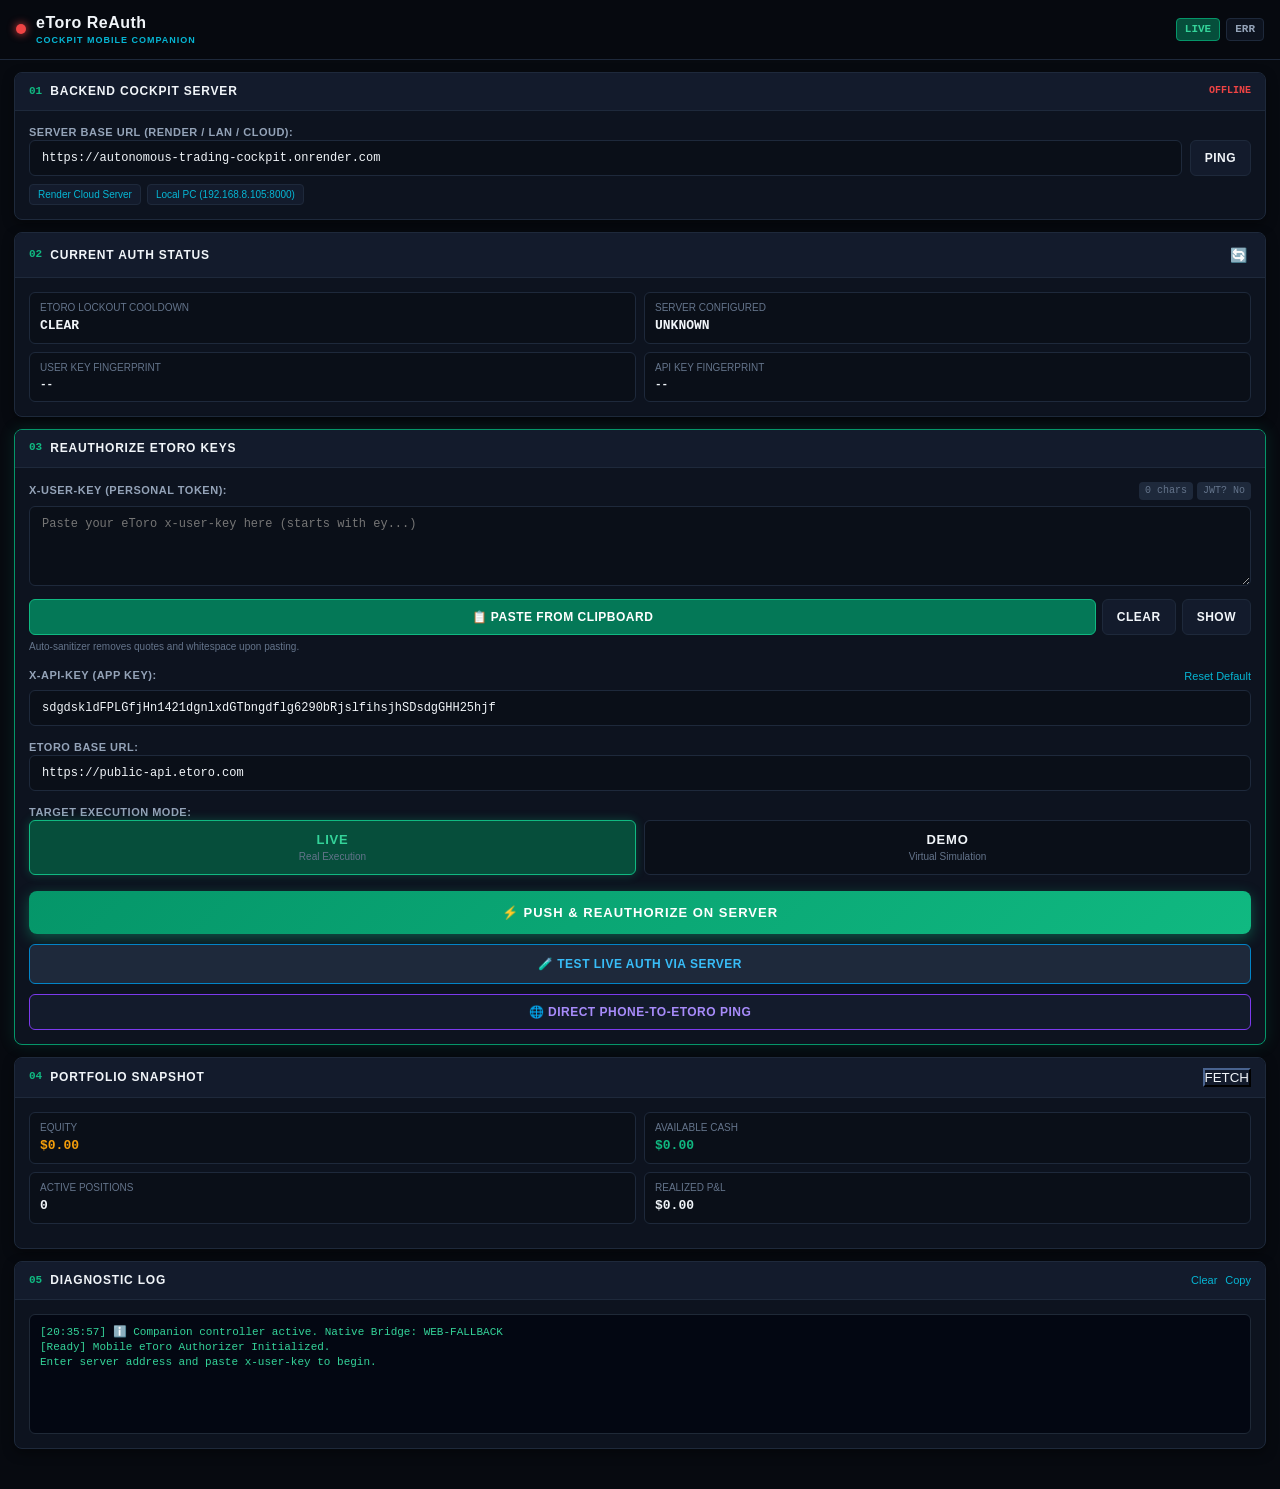
<file: etoro_auth_app/assets/index.html>
<!DOCTYPE html>
<html lang="en">
<head>
  <meta charset="UTF-8">
  <meta name="viewport" content="width=device-width, initial-scale=1.0, maximum-scale=1.0, user-scalable=no">
  <title>eToro ReAuth Mobile</title>
  <link rel="stylesheet" href="style.css">
</head>
<body>
  <!-- Header Bar -->
  <header class="top-nav">
    <div class="brand">
      <span class="pulse-dot" id="serverPulse"></span>
      <div class="brand-text">
        <h1>eToro ReAuth</h1>
        <span class="sub">COCKPIT MOBILE COMPANION</span>
      </div>
    </div>
    <div class="header-status">
      <span class="badge badge-mode" id="headerModeBadge">LIVE</span>
      <span class="badge badge-ping" id="headerPingBadge">-- ms</span>
    </div>
  </header>

  <main class="content-scroll">
    <!-- CARD 1: BACKEND SERVER CONFIG -->
    <section class="card">
      <div class="card-header">
        <span class="num">01</span>
        <h2>BACKEND COCKPIT SERVER</h2>
        <span class="status-indicator" id="backendStatusTag">DISCONNECTED</span>
      </div>
      <div class="card-body">
        <label class="input-label" for="backendUrlInput">Server Base URL (Render / LAN / Cloud):</label>
        <div class="input-group">
          <input type="url" id="backendUrlInput" value="https://autonomous-trading-cockpit.onrender.com" placeholder="https://autonomous-trading-cockpit.onrender.com" spellcheck="false" autocomplete="off">
          <button type="button" class="btn btn-secondary" id="btnTestBackend">PING</button>
        </div>
        <div class="preset-links">
          <button type="button" class="chip" id="presetRender">Render Cloud Server</button>
          <button type="button" class="chip" id="presetLocalHost">Local PC (192.168.8.105:8000)</button>
        </div>
      </div>
    </section>

    <!-- CARD 2: CURRENT SERVER AUTH DIAGNOSTICS -->
    <section class="card">
      <div class="card-header">
        <span class="num">02</span>
        <h2>CURRENT AUTH STATUS</h2>
        <button type="button" class="btn-icon" id="btnRefreshStatus" title="Refresh Status">🔄</button>
      </div>
      <div class="card-body">
        <div class="stats-grid">
          <div class="stat-item">
            <span class="stat-label">eToro Lockout Cooldown</span>
            <span class="stat-value" id="statusCooldown">CLEAR</span>
          </div>
          <div class="stat-item">
            <span class="stat-label">Server Configured</span>
            <span class="stat-value" id="statusConfigured">UNKNOWN</span>
          </div>
          <div class="stat-item">
            <span class="stat-label">User Key Fingerprint</span>
            <span class="stat-value text-mono" id="statusMaskedUserKey">--</span>
          </div>
          <div class="stat-item">
            <span class="stat-label">API Key Fingerprint</span>
            <span class="stat-value text-mono" id="statusMaskedApiKey">--</span>
          </div>
        </div>

        <div class="alert-box alert-error hidden" id="authErrorAlert">
          <strong>Last Auth Error:</strong>
          <p id="authErrorMessage">--</p>
        </div>
      </div>
    </section>

    <!-- CARD 3: REAUTHORIZE CREDENTIALS FORM -->
    <section class="card card-accent">
      <div class="card-header">
        <span class="num">03</span>
        <h2>REAUTHORIZE ETORO KEYS</h2>
      </div>
      <div class="card-body">
        <!-- x-user-key (Personal secret token) -->
        <div class="form-group">
          <div class="label-row">
            <label class="input-label" for="inputUserKey">x-user-key (Personal Token):</label>
            <div class="token-flags">
              <span class="flag-pill" id="flagKeyLen">0 chars</span>
              <span class="flag-pill" id="flagKeyEy">JWT? No</span>
            </div>
          </div>
          
          <div class="textarea-wrapper">
            <textarea id="inputUserKey" rows="4" placeholder="Paste your eToro x-user-key here (starts with ey...)" spellcheck="false" autocomplete="off"></textarea>
          </div>

          <div class="quick-paste-bar">
            <button type="button" class="btn btn-primary btn-paste" id="btnPasteUserKey">
              📋 PASTE FROM CLIPBOARD
            </button>
            <button type="button" class="btn btn-secondary" id="btnClearUserKey">CLEAR</button>
            <button type="button" class="btn btn-secondary" id="btnToggleUserKeyVisibility">SHOW</button>
          </div>
          <span class="hint-text">Auto-sanitizer removes quotes and whitespace upon pasting.</span>
        </div>

        <!-- x-api-key (App Key) -->
        <div class="form-group">
          <div class="label-row">
            <label class="input-label" for="inputApiKey">x-api-key (App Key):</label>
            <button type="button" class="btn-text" id="btnResetDefaultApiKey">Reset Default</button>
          </div>
          <input type="text" id="inputApiKey" placeholder="sdgdskldFPLGfjHn1421dgnlxdGTbngdflg6290bRjslfihsjhSDsdgGHH25hjf" spellcheck="false" autocomplete="off">
        </div>

        <!-- Base URL -->
        <div class="form-group">
          <label class="input-label" for="inputBaseUrl">eToro Base URL:</label>
          <input type="text" id="inputBaseUrl" value="https://public-api.etoro.com" spellcheck="false">
        </div>

        <!-- Execution Mode -->
        <div class="form-group">
          <label class="input-label">Target Execution Mode:</label>
          <div class="mode-selector">
            <label class="mode-option">
              <input type="radio" name="execMode" value="live" id="modeRadioLive" checked>
              <span class="mode-box mode-live">
                <strong>LIVE</strong>
                <small>Real Execution</small>
              </span>
            </label>
            <label class="mode-option">
              <input type="radio" name="execMode" value="demo" id="modeRadioDemo">
              <span class="mode-box mode-demo">
                <strong>DEMO</strong>
                <small>Virtual Simulation</small>
              </span>
            </label>
          </div>
        </div>

        <!-- Action Buttons -->
        <div class="action-buttons">
          <button type="button" class="btn btn-action-primary" id="btnPushConfig">
            ⚡ PUSH &amp; REAUTHORIZE ON SERVER
          </button>
          <button type="button" class="btn btn-action-test" id="btnTestServerConn">
            🧪 TEST LIVE AUTH VIA SERVER
          </button>
          <button type="button" class="btn btn-action-direct" id="btnDirectPhoneTest">
            🌐 DIRECT PHONE-TO-ETORO PING
          </button>
        </div>
      </div>
    </section>

    <!-- CARD 4: PORTFOLIO & TELEMETRY AUDIT -->
    <section class="card">
      <div class="card-header">
        <span class="num">04</span>
        <h2>PORTFOLIO SNAPSHOT</h2>
        <button type="button" class="btn-secondary btn-sm" id="btnCheckPortfolio">FETCH</button>
      </div>
      <div class="card-body">
        <div class="stats-grid" id="portfolioStatsGrid">
          <div class="stat-item">
            <span class="stat-label">Equity</span>
            <span class="stat-value color-gold" id="statEquity">$0.00</span>
          </div>
          <div class="stat-item">
            <span class="stat-label">Available Cash</span>
            <span class="stat-value color-emerald" id="statCash">$0.00</span>
          </div>
          <div class="stat-item">
            <span class="stat-label">Active Positions</span>
            <span class="stat-value" id="statPositions">0</span>
          </div>
          <div class="stat-item">
            <span class="stat-label">Realized P&amp;L</span>
            <span class="stat-value" id="statRealizedPnl">$0.00</span>
          </div>
        </div>
        <div id="positionsListContainer" style="margin-top: 10px;"></div>
      </div>
    </section>

    <!-- CARD 5: DIAGNOSTIC LOG CONSOLE -->
    <section class="card">
      <div class="card-header">
        <span class="num">05</span>
        <h2>DIAGNOSTIC LOG</h2>
        <div class="console-actions">
          <button type="button" class="btn-text" id="btnClearLog">Clear</button>
          <button type="button" class="btn-text" id="btnCopyLog">Copy</button>
        </div>
      </div>
      <div class="card-body">
        <pre class="console-box" id="logConsole">[Ready] Mobile eToro Authorizer Initialized.
Enter server address and paste x-user-key to begin.</pre>
      </div>
    </section>
  </main>

  <script src="app.js"></script>
</body>
</html>
</file>
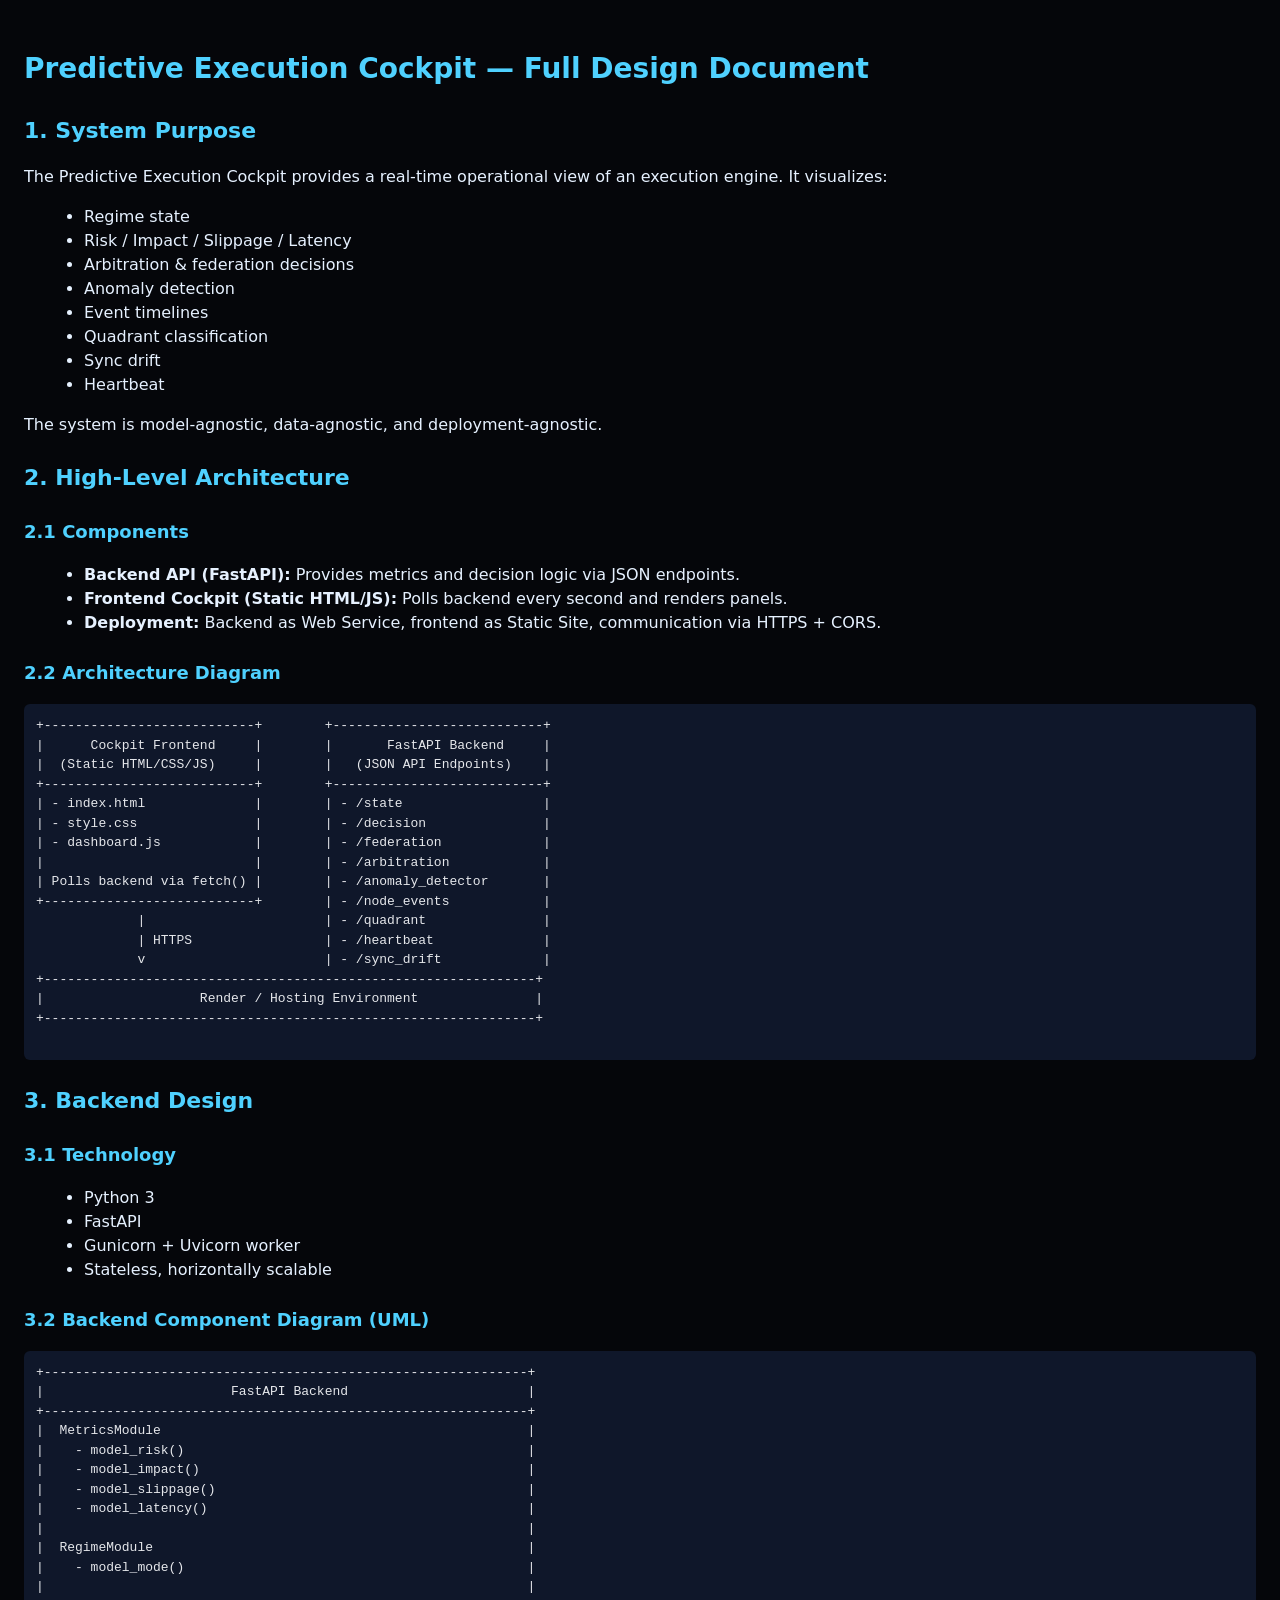
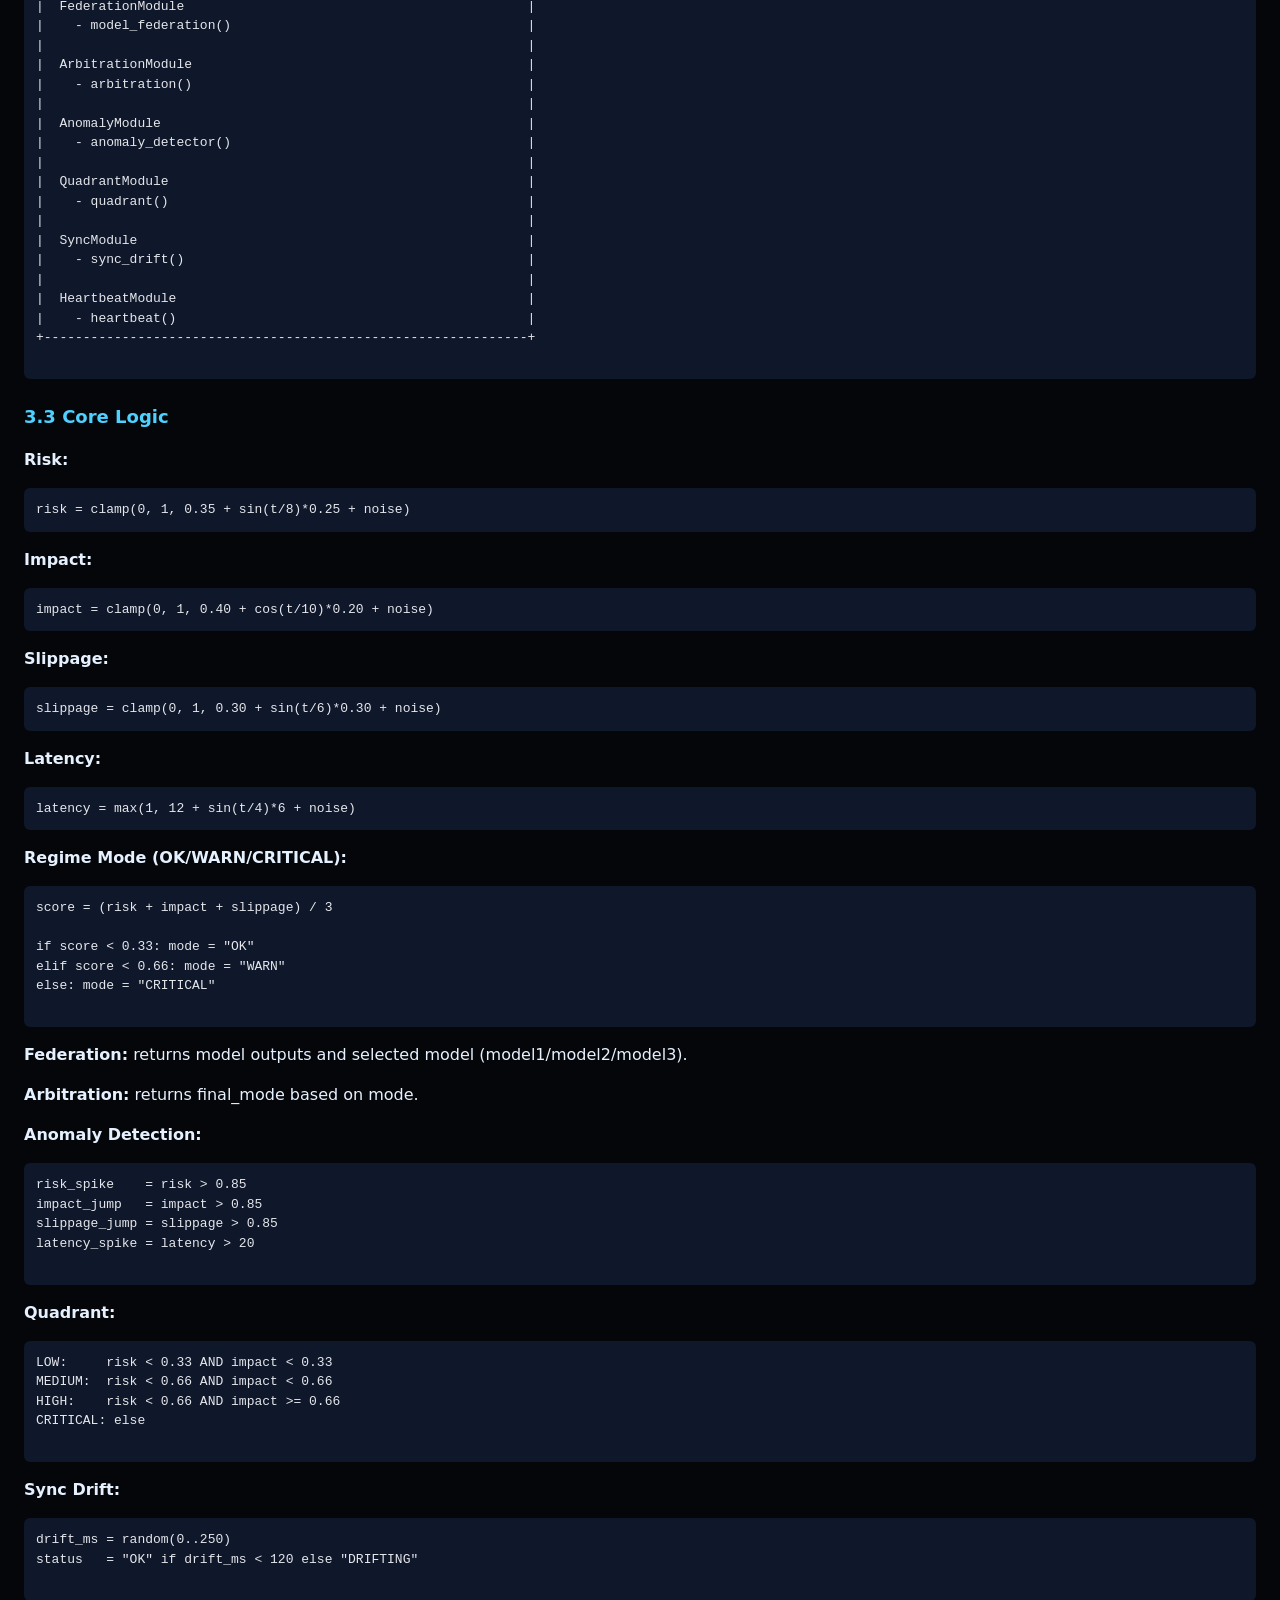
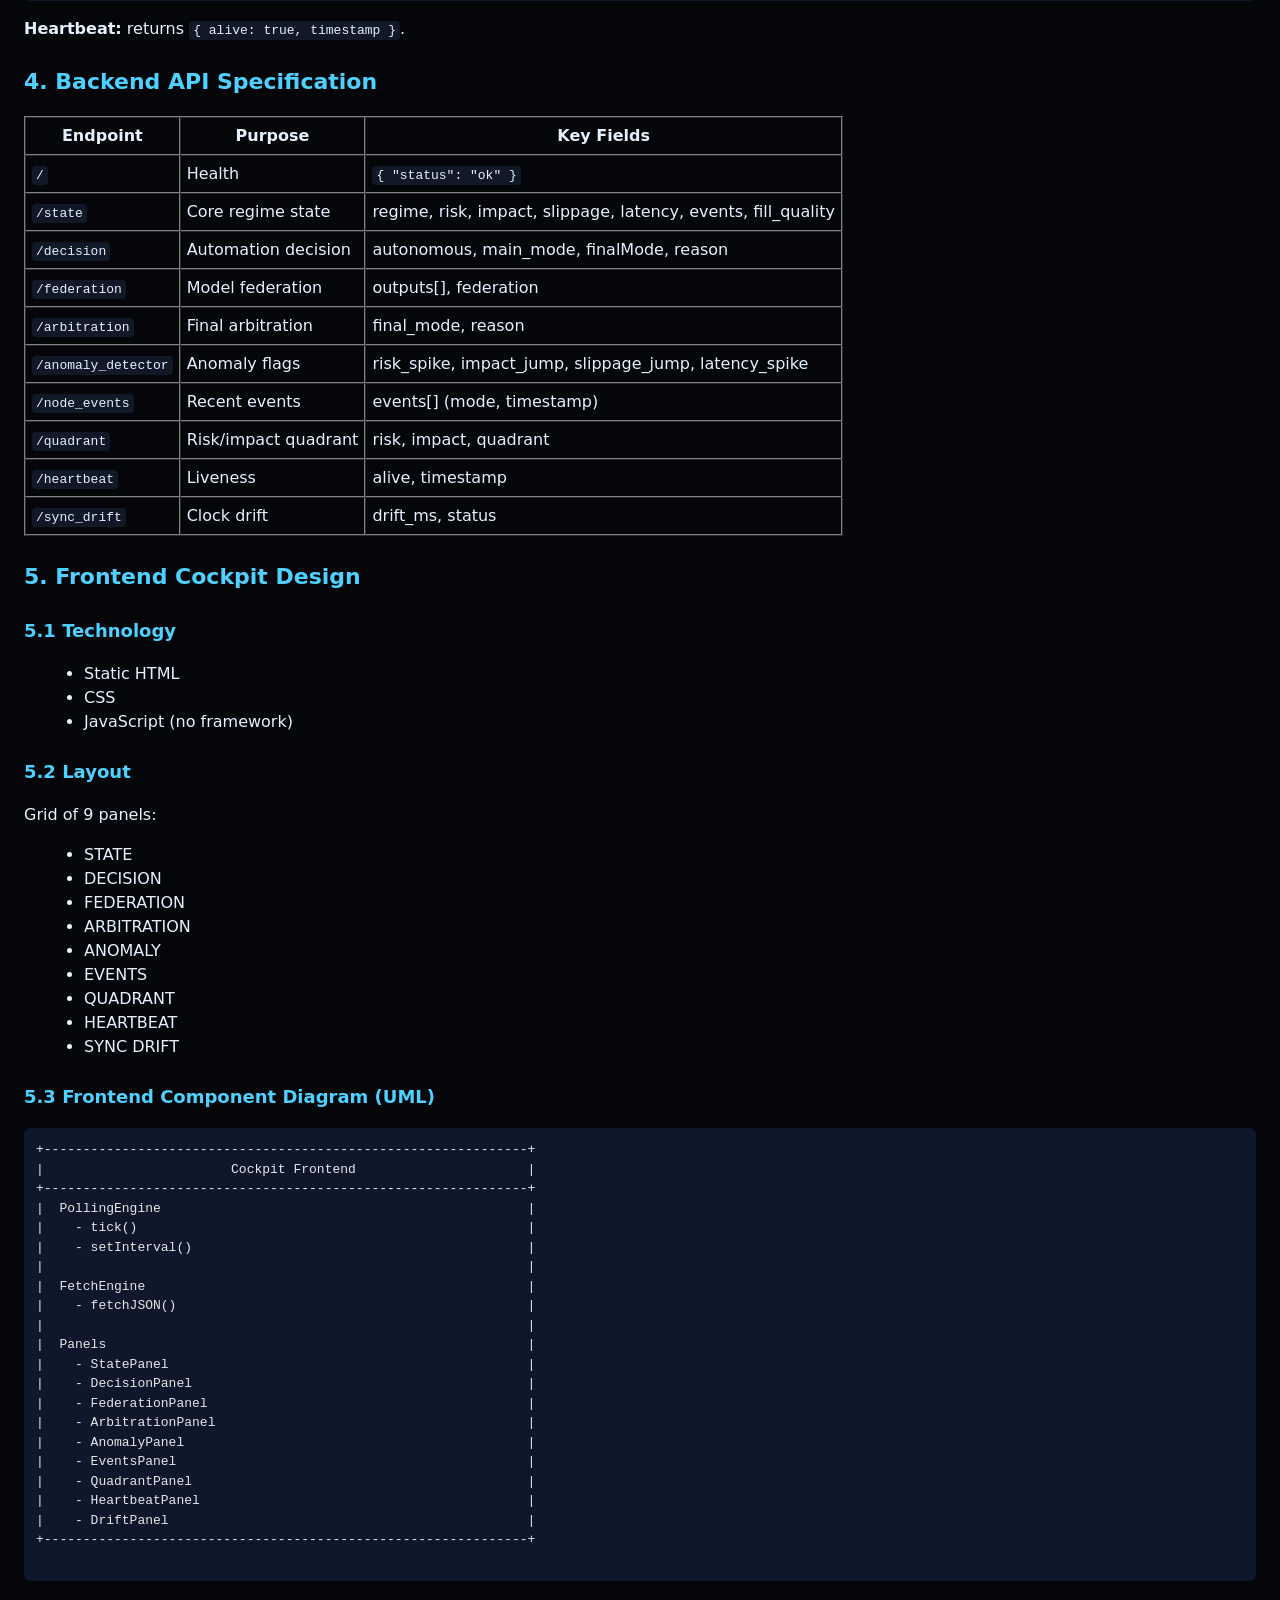
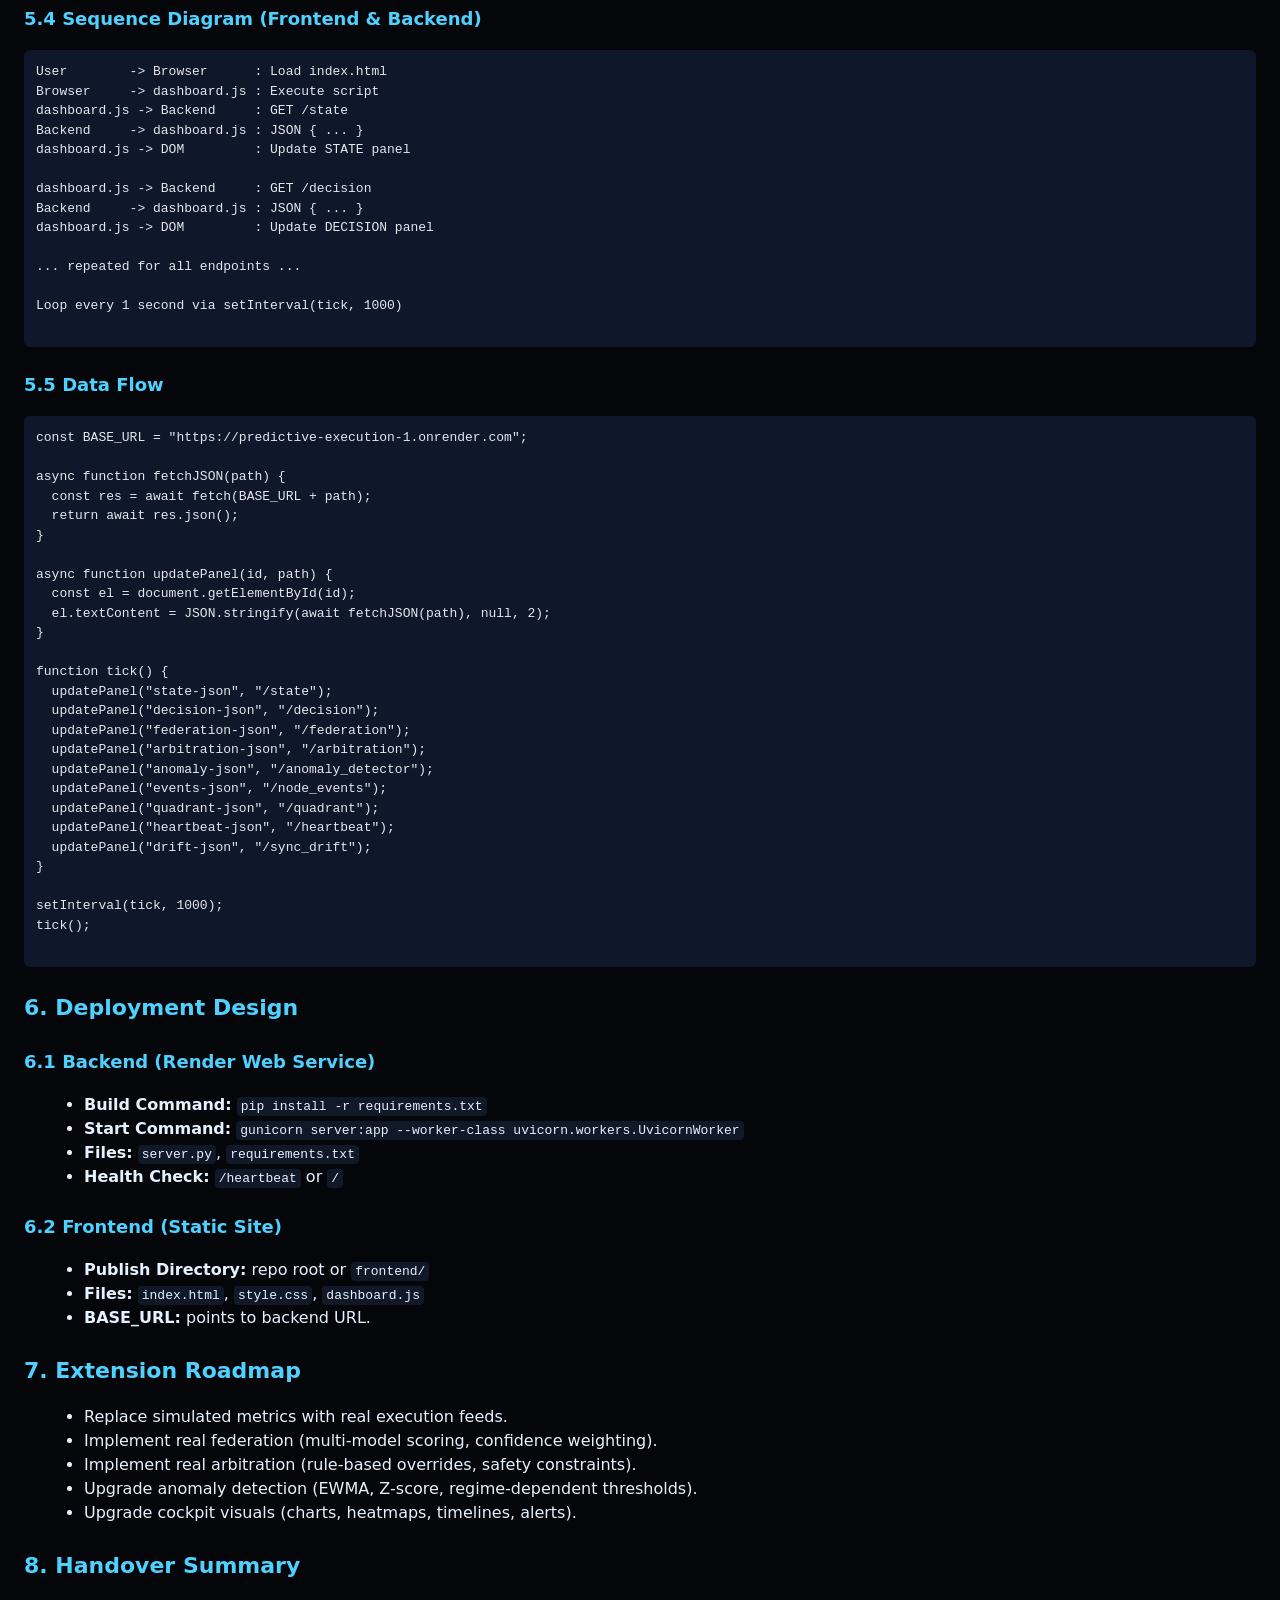
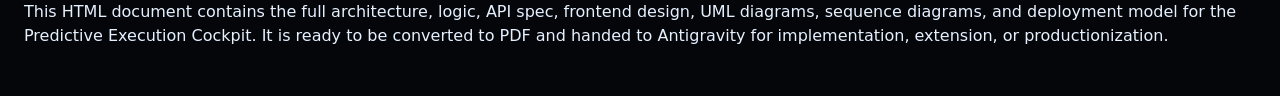
<file: design.html>
<!DOCTYPE html>
<html lang="en">
<head>
  <meta charset="UTF-8">
  <title>Predictive Execution Cockpit — Design Document</title>
  <style>
    body {
      font-family: system-ui, -apple-system, BlinkMacSystemFont, "Segoe UI", sans-serif;
      margin: 0;
      padding: 24px;
      background: #05060a;
      color: #e6f1ff;
      line-height: 1.5;
    }
    h1, h2, h3 {
      color: #4fd1ff;
      margin-top: 24px;
    }
    h1 { font-size: 28px; }
    h2 { font-size: 22px; }
    h3 { font-size: 18px; }
    pre {
      background: #0f172a;
      padding: 12px;
      border-radius: 6px;
      overflow-x: auto;
      font-size: 13px;
      color: #e5e7eb;
    }
    code {
      background: #111827;
      padding: 2px 4px;
      border-radius: 4px;
    }
    .section {
      margin-bottom: 24px;
    }
    ul {
      margin-left: 20px;
    }
  </style>
</head>
<body>
  <h1>Predictive Execution Cockpit — Full Design Document</h1>

  <div class="section">
    <h2>1. System Purpose</h2>
    <p>
      The Predictive Execution Cockpit provides a real-time operational view of an execution engine. It visualizes:
    </p>
    <ul>
      <li>Regime state</li>
      <li>Risk / Impact / Slippage / Latency</li>
      <li>Arbitration &amp; federation decisions</li>
      <li>Anomaly detection</li>
      <li>Event timelines</li>
      <li>Quadrant classification</li>
      <li>Sync drift</li>
      <li>Heartbeat</li>
    </ul>
    <p>
      The system is model-agnostic, data-agnostic, and deployment-agnostic.
    </p>
  </div>

  <div class="section">
    <h2>2. High-Level Architecture</h2>
    <h3>2.1 Components</h3>
    <ul>
      <li><strong>Backend API (FastAPI):</strong> Provides metrics and decision logic via JSON endpoints.</li>
      <li><strong>Frontend Cockpit (Static HTML/JS):</strong> Polls backend every second and renders panels.</li>
      <li><strong>Deployment:</strong> Backend as Web Service, frontend as Static Site, communication via HTTPS + CORS.</li>
    </ul>

    <h3>2.2 Architecture Diagram</h3>
    <pre>
+---------------------------+        +---------------------------+
|      Cockpit Frontend     |        |       FastAPI Backend     |
|  (Static HTML/CSS/JS)     |        |   (JSON API Endpoints)    |
+---------------------------+        +---------------------------+
| - index.html              |        | - /state                  |
| - style.css               |        | - /decision               |
| - dashboard.js            |        | - /federation             |
|                           |        | - /arbitration            |
| Polls backend via fetch() |        | - /anomaly_detector       |
+---------------------------+        | - /node_events            |
             |                       | - /quadrant               |
             | HTTPS                 | - /heartbeat              |
             v                       | - /sync_drift             |
+---------------------------------------------------------------+
|                    Render / Hosting Environment               |
+---------------------------------------------------------------+
    </pre>
  </div>

  <div class="section">
    <h2>3. Backend Design</h2>

    <h3>3.1 Technology</h3>
    <ul>
      <li>Python 3</li>
      <li>FastAPI</li>
      <li>Gunicorn + Uvicorn worker</li>
      <li>Stateless, horizontally scalable</li>
    </ul>

    <h3>3.2 Backend Component Diagram (UML)</h3>
    <pre>
+--------------------------------------------------------------+
|                        FastAPI Backend                       |
+--------------------------------------------------------------+
|  MetricsModule                                               |
|    - model_risk()                                            |
|    - model_impact()                                          |
|    - model_slippage()                                        |
|    - model_latency()                                         |
|                                                              |
|  RegimeModule                                                |
|    - model_mode()                                            |
|                                                              |
|  FederationModule                                            |
|    - model_federation()                                      |
|                                                              |
|  ArbitrationModule                                           |
|    - arbitration()                                           |
|                                                              |
|  AnomalyModule                                               |
|    - anomaly_detector()                                      |
|                                                              |
|  QuadrantModule                                              |
|    - quadrant()                                              |
|                                                              |
|  SyncModule                                                  |
|    - sync_drift()                                            |
|                                                              |
|  HeartbeatModule                                             |
|    - heartbeat()                                             |
+--------------------------------------------------------------+
    </pre>

    <h3>3.3 Core Logic</h3>
    <p><strong>Risk:</strong></p>
    <pre>risk = clamp(0, 1, 0.35 + sin(t/8)*0.25 + noise)</pre>

    <p><strong>Impact:</strong></p>
    <pre>impact = clamp(0, 1, 0.40 + cos(t/10)*0.20 + noise)</pre>

    <p><strong>Slippage:</strong></p>
    <pre>slippage = clamp(0, 1, 0.30 + sin(t/6)*0.30 + noise)</pre>

    <p><strong>Latency:</strong></p>
    <pre>latency = max(1, 12 + sin(t/4)*6 + noise)</pre>

    <p><strong>Regime Mode (OK/WARN/CRITICAL):</strong></p>
    <pre>
score = (risk + impact + slippage) / 3

if score &lt; 0.33: mode = "OK"
elif score &lt; 0.66: mode = "WARN"
else: mode = "CRITICAL"
    </pre>

    <p><strong>Federation:</strong> returns model outputs and selected model (model1/model2/model3).</p>
    <p><strong>Arbitration:</strong> returns final_mode based on mode.</p>

    <p><strong>Anomaly Detection:</strong></p>
    <pre>
risk_spike    = risk &gt; 0.85
impact_jump   = impact &gt; 0.85
slippage_jump = slippage &gt; 0.85
latency_spike = latency &gt; 20
    </pre>

    <p><strong>Quadrant:</strong></p>
    <pre>
LOW:     risk &lt; 0.33 AND impact &lt; 0.33
MEDIUM:  risk &lt; 0.66 AND impact &lt; 0.66
HIGH:    risk &lt; 0.66 AND impact &gt;= 0.66
CRITICAL: else
    </pre>

    <p><strong>Sync Drift:</strong></p>
    <pre>
drift_ms = random(0..250)
status   = "OK" if drift_ms &lt; 120 else "DRIFTING"
    </pre>

    <p><strong>Heartbeat:</strong> returns <code>{ alive: true, timestamp }</code>.</p>
  </div>

  <div class="section">
    <h2>4. Backend API Specification</h2>

    <table border="1" cellpadding="6" cellspacing="0">
      <tr>
        <th>Endpoint</th>
        <th>Purpose</th>
        <th>Key Fields</th>
      </tr>
      <tr>
        <td><code>/</code></td>
        <td>Health</td>
        <td><code>{ "status": "ok" }</code></td>
      </tr>
      <tr>
        <td><code>/state</code></td>
        <td>Core regime state</td>
        <td>regime, risk, impact, slippage, latency, events, fill_quality</td>
      </tr>
      <tr>
        <td><code>/decision</code></td>
        <td>Automation decision</td>
        <td>autonomous, main_mode, finalMode, reason</td>
      </tr>
      <tr>
        <td><code>/federation</code></td>
        <td>Model federation</td>
        <td>outputs[], federation</td>
      </tr>
      <tr>
        <td><code>/arbitration</code></td>
        <td>Final arbitration</td>
        <td>final_mode, reason</td>
      </tr>
      <tr>
        <td><code>/anomaly_detector</code></td>
        <td>Anomaly flags</td>
        <td>risk_spike, impact_jump, slippage_jump, latency_spike</td>
      </tr>
      <tr>
        <td><code>/node_events</code></td>
        <td>Recent events</td>
        <td>events[] (mode, timestamp)</td>
      </tr>
      <tr>
        <td><code>/quadrant</code></td>
        <td>Risk/impact quadrant</td>
        <td>risk, impact, quadrant</td>
      </tr>
      <tr>
        <td><code>/heartbeat</code></td>
        <td>Liveness</td>
        <td>alive, timestamp</td>
      </tr>
      <tr>
        <td><code>/sync_drift</code></td>
        <td>Clock drift</td>
        <td>drift_ms, status</td>
      </tr>
    </table>
  </div>

  <div class="section">
    <h2>5. Frontend Cockpit Design</h2>

    <h3>5.1 Technology</h3>
    <ul>
      <li>Static HTML</li>
      <li>CSS</li>
      <li>JavaScript (no framework)</li>
    </ul>

    <h3>5.2 Layout</h3>
    <p>Grid of 9 panels:</p>
    <ul>
      <li>STATE</li>
      <li>DECISION</li>
      <li>FEDERATION</li>
      <li>ARBITRATION</li>
      <li>ANOMALY</li>
      <li>EVENTS</li>
      <li>QUADRANT</li>
      <li>HEARTBEAT</li>
      <li>SYNC DRIFT</li>
    </ul>

    <h3>5.3 Frontend Component Diagram (UML)</h3>
    <pre>
+--------------------------------------------------------------+
|                        Cockpit Frontend                      |
+--------------------------------------------------------------+
|  PollingEngine                                               |
|    - tick()                                                  |
|    - setInterval()                                           |
|                                                              |
|  FetchEngine                                                 |
|    - fetchJSON()                                             |
|                                                              |
|  Panels                                                      |
|    - StatePanel                                              |
|    - DecisionPanel                                           |
|    - FederationPanel                                         |
|    - ArbitrationPanel                                        |
|    - AnomalyPanel                                            |
|    - EventsPanel                                             |
|    - QuadrantPanel                                           |
|    - HeartbeatPanel                                          |
|    - DriftPanel                                              |
+--------------------------------------------------------------+
    </pre>

    <h3>5.4 Sequence Diagram (Frontend &amp; Backend)</h3>
    <pre>
User        -> Browser      : Load index.html
Browser     -> dashboard.js : Execute script
dashboard.js -> Backend     : GET /state
Backend     -> dashboard.js : JSON { ... }
dashboard.js -> DOM         : Update STATE panel

dashboard.js -> Backend     : GET /decision
Backend     -> dashboard.js : JSON { ... }
dashboard.js -> DOM         : Update DECISION panel

... repeated for all endpoints ...

Loop every 1 second via setInterval(tick, 1000)
    </pre>

    <h3>5.5 Data Flow</h3>
    <pre>
const BASE_URL = "https://predictive-execution-1.onrender.com";

async function fetchJSON(path) {
  const res = await fetch(BASE_URL + path);
  return await res.json();
}

async function updatePanel(id, path) {
  const el = document.getElementById(id);
  el.textContent = JSON.stringify(await fetchJSON(path), null, 2);
}

function tick() {
  updatePanel("state-json", "/state");
  updatePanel("decision-json", "/decision");
  updatePanel("federation-json", "/federation");
  updatePanel("arbitration-json", "/arbitration");
  updatePanel("anomaly-json", "/anomaly_detector");
  updatePanel("events-json", "/node_events");
  updatePanel("quadrant-json", "/quadrant");
  updatePanel("heartbeat-json", "/heartbeat");
  updatePanel("drift-json", "/sync_drift");
}

setInterval(tick, 1000);
tick();
    </pre>
  </div>

  <div class="section">
    <h2>6. Deployment Design</h2>

    <h3>6.1 Backend (Render Web Service)</h3>
    <ul>
      <li><strong>Build Command:</strong> <code>pip install -r requirements.txt</code></li>
      <li><strong>Start Command:</strong> <code>gunicorn server:app --worker-class uvicorn.workers.UvicornWorker</code></li>
      <li><strong>Files:</strong> <code>server.py</code>, <code>requirements.txt</code></li>
      <li><strong>Health Check:</strong> <code>/heartbeat</code> or <code>/</code></li>
    </ul>

    <h3>6.2 Frontend (Static Site)</h3>
    <ul>
      <li><strong>Publish Directory:</strong> repo root or <code>frontend/</code></li>
      <li><strong>Files:</strong> <code>index.html</code>, <code>style.css</code>, <code>dashboard.js</code></li>
      <li><strong>BASE_URL:</strong> points to backend URL.</li>
    </ul>
  </div>

  <div class="section">
    <h2>7. Extension Roadmap</h2>
    <ul>
      <li>Replace simulated metrics with real execution feeds.</li>
      <li>Implement real federation (multi-model scoring, confidence weighting).</li>
      <li>Implement real arbitration (rule-based overrides, safety constraints).</li>
      <li>Upgrade anomaly detection (EWMA, Z-score, regime-dependent thresholds).</li>
      <li>Upgrade cockpit visuals (charts, heatmaps, timelines, alerts).</li>
    </ul>
  </div>

  <div class="section">
    <h2>8. Handover Summary</h2>
    <p>
      This HTML document contains the full architecture, logic, API spec, frontend design, UML diagrams, sequence diagrams, and deployment model for the Predictive Execution Cockpit. It is ready to be converted to PDF and handed to Antigravity for implementation, extension, or productionization.
    </p>
  </div>
</body>
</html>
</file>
<file: etoro_auth_app/assets/style.css>
:root {
  --bg-main: #070a10;
  --bg-card: #0d131f;
  --bg-card-sub: #131b2c;
  --bg-input: #0a0f18;
  --border-color: #1e293b;
  --border-glow: #10b98144;
  --text-primary: #f1f5f9;
  --text-secondary: #94a3b8;
  --text-muted: #64748b;
  --color-emerald: #10b981;
  --color-cyan: #06b6d4;
  --color-amber: #f59e0b;
  --color-danger: #ef4444;
  --font-mono: "SF Mono", "Fira Code", "Courier New", monospace;
}

* {
  box-sizing: border-box;
  margin: 0;
  padding: 0;
  -webkit-tap-highlight-color: transparent;
}

body {
  font-family: -apple-system, BlinkMacSystemFont, "Segoe UI", Roboto, Helvetica, Arial, sans-serif;
  background-color: var(--bg-main);
  color: var(--text-primary);
  line-height: 1.4;
  font-size: 14px;
  overflow-x: hidden;
  user-select: none;
  -webkit-user-select: none;
}

input, textarea, pre {
  user-select: text;
  -webkit-user-select: text;
}

/* TOP NAV */
.top-nav {
  position: sticky;
  top: 0;
  z-index: 100;
  display: flex;
  justify-content: space-between;
  align-items: center;
  padding: 12px 16px;
  background: rgba(7, 10, 16, 0.95);
  backdrop-filter: blur(8px);
  border-bottom: 1px solid var(--border-color);
}

.brand {
  display: flex;
  align-items: center;
  gap: 10px;
}

.pulse-dot {
  width: 10px;
  height: 10px;
  border-radius: 50%;
  background: var(--color-danger);
  box-shadow: 0 0 8px var(--color-danger);
  transition: background 0.3s, box-shadow 0.3s;
}

.pulse-dot.online {
  background: var(--color-emerald);
  box-shadow: 0 0 10px var(--color-emerald);
  animation: pulse 2s infinite;
}

@keyframes pulse {
  0% { transform: scale(0.95); opacity: 0.8; }
  50% { transform: scale(1.15); opacity: 1; }
  100% { transform: scale(0.95); opacity: 0.8; }
}

.brand-text h1 {
  font-size: 16px;
  font-weight: 700;
  letter-spacing: 0.5px;
  color: var(--text-primary);
}

.brand-text .sub {
  font-size: 9px;
  font-weight: 600;
  letter-spacing: 1px;
  color: var(--color-cyan);
  display: block;
}

.header-status {
  display: flex;
  gap: 6px;
}

.badge {
  font-size: 11px;
  font-weight: 700;
  padding: 3px 8px;
  border-radius: 4px;
  font-family: var(--font-mono);
  border: 1px solid transparent;
}

.badge-mode {
  background: #064e3b;
  color: #34d399;
  border-color: #059669;
}

.badge-mode.demo {
  background: #78350f;
  color: #fbbf24;
  border-color: #d97706;
}

.badge-ping {
  background: var(--bg-card);
  color: var(--text-secondary);
  border-color: var(--border-color);
}

/* SCROLL CONTAINER */
.content-scroll {
  padding: 12px 14px 40px;
  display: flex;
  flex-direction: column;
  gap: 12px;
}

/* CARDS */
.card {
  background: var(--bg-card);
  border: 1px solid var(--border-color);
  border-radius: 8px;
  overflow: hidden;
  box-shadow: 0 4px 12px rgba(0, 0, 0, 0.4);
}

.card-accent {
  border-color: #059669;
  box-shadow: 0 0 16px rgba(16, 185, 129, 0.15);
}

.card-header {
  display: flex;
  align-items: center;
  gap: 8px;
  padding: 10px 14px;
  background: var(--bg-card-sub);
  border-bottom: 1px solid var(--border-color);
}

.card-header .num {
  font-size: 11px;
  font-weight: 800;
  font-family: var(--font-mono);
  color: var(--color-emerald);
}

.card-header h2 {
  font-size: 12px;
  font-weight: 700;
  letter-spacing: 0.8px;
  color: var(--text-primary);
  flex: 1;
}

.status-indicator {
  font-size: 10px;
  font-weight: 700;
  font-family: var(--font-mono);
  color: var(--color-danger);
}

.status-indicator.online {
  color: var(--color-emerald);
}

.card-body {
  padding: 14px;
}

/* FORM CONTROLS */
.form-group {
  margin-bottom: 14px;
}

.label-row {
  display: flex;
  justify-content: space-between;
  align-items: center;
  margin-bottom: 6px;
}

.input-label {
  display: block;
  font-size: 11px;
  font-weight: 600;
  color: var(--text-secondary);
  text-transform: uppercase;
  letter-spacing: 0.5px;
}

.token-flags {
  display: flex;
  gap: 4px;
}

.flag-pill {
  font-size: 10px;
  font-family: var(--font-mono);
  padding: 2px 6px;
  border-radius: 4px;
  background: #1e293b;
  color: var(--text-muted);
}

.flag-pill.active {
  background: #064e3b;
  color: #34d399;
}

input[type="text"],
input[type="url"],
textarea {
  width: 100%;
  padding: 10px 12px;
  background: var(--bg-input);
  border: 1px solid var(--border-color);
  border-radius: 6px;
  color: var(--text-primary);
  font-family: var(--font-mono);
  font-size: 12px;
  outline: none;
  transition: border-color 0.2s, box-shadow 0.2s;
}

input:focus, textarea:focus {
  border-color: var(--color-emerald);
  box-shadow: 0 0 8px rgba(16, 185, 129, 0.3);
}

textarea {
  resize: vertical;
  min-height: 80px;
  word-break: break-all;
}

.input-group {
  display: flex;
  gap: 8px;
}

.input-group input {
  flex: 1;
}

.preset-links {
  display: flex;
  gap: 6px;
  margin-top: 8px;
}

.chip {
  background: var(--bg-card-sub);
  border: 1px solid var(--border-color);
  color: var(--color-cyan);
  font-size: 10px;
  padding: 4px 8px;
  border-radius: 4px;
  cursor: pointer;
}

.hint-text {
  display: block;
  font-size: 10px;
  color: var(--text-muted);
  margin-top: 5px;
}

/* BUTTONS */
.btn {
  display: inline-flex;
  align-items: center;
  justify-content: center;
  padding: 10px 14px;
  font-size: 12px;
  font-weight: 700;
  letter-spacing: 0.5px;
  border-radius: 6px;
  border: 1px solid transparent;
  cursor: pointer;
  touch-action: manipulation;
  transition: background 0.2s, transform 0.1s;
}

.btn:active {
  transform: scale(0.98);
}

.btn-primary {
  background: #059669;
  color: #fff;
  border-color: #10b981;
}

.btn-secondary {
  background: var(--bg-card-sub);
  color: var(--text-primary);
  border-color: var(--border-color);
}

.btn-icon {
  background: none;
  border: none;
  font-size: 14px;
  cursor: pointer;
  padding: 4px;
}

.btn-text {
  background: none;
  border: none;
  color: var(--color-cyan);
  font-size: 11px;
  cursor: pointer;
}

.quick-paste-bar {
  display: flex;
  gap: 6px;
  margin-top: 8px;
}

.btn-paste {
  flex: 2;
  background: #047857;
}

/* MODE SELECTOR */
.mode-selector {
  display: grid;
  grid-template-columns: 1fr 1fr;
  gap: 8px;
}

.mode-option input {
  display: none;
}

.mode-box {
  display: flex;
  flex-direction: column;
  align-items: center;
  padding: 10px;
  border-radius: 6px;
  border: 1px solid var(--border-color);
  background: var(--bg-input);
  cursor: pointer;
}

.mode-box strong {
  font-size: 13px;
  letter-spacing: 0.8px;
}

.mode-box small {
  font-size: 10px;
  color: var(--text-muted);
}

.mode-option input:checked + .mode-box.mode-live {
  background: #064e3b;
  border-color: var(--color-emerald);
  color: #34d399;
  box-shadow: 0 0 10px rgba(16, 185, 129, 0.3);
}

.mode-option input:checked + .mode-box.mode-demo {
  background: #78350f;
  border-color: var(--color-amber);
  color: #fbbf24;
  box-shadow: 0 0 10px rgba(245, 158, 11, 0.3);
}

/* ACTION BUTTONS */
.action-buttons {
  display: flex;
  flex-direction: column;
  gap: 10px;
  margin-top: 16px;
}

.btn-action-primary {
  padding: 14px;
  font-size: 13px;
  font-weight: 800;
  letter-spacing: 1px;
  background: linear-gradient(135deg, #059669 0%, #10b981 100%);
  color: #ffffff;
  border: none;
  border-radius: 8px;
  box-shadow: 0 4px 14px rgba(16, 185, 129, 0.4);
}

.btn-action-test {
  padding: 12px;
  background: #1e293b;
  color: #38bdf8;
  border: 1px solid #0284c7;
}

.btn-action-direct {
  padding: 10px;
  background: var(--bg-card-sub);
  color: #a78bfa;
  border: 1px solid #7c3aed;
}

/* STATS GRID */
.stats-grid {
  display: grid;
  grid-template-columns: 1fr 1fr;
  gap: 8px;
}

.stat-item {
  background: var(--bg-input);
  border: 1px solid var(--border-color);
  border-radius: 6px;
  padding: 8px 10px;
}

.stat-label {
  display: block;
  font-size: 10px;
  color: var(--text-muted);
  text-transform: uppercase;
  margin-bottom: 2px;
}

.stat-value {
  display: block;
  font-size: 13px;
  font-weight: 700;
  font-family: var(--font-mono);
  color: var(--text-primary);
}

.text-mono {
  font-family: var(--font-mono);
  font-size: 11px;
}

.color-gold { color: #f59e0b; }
.color-emerald { color: #10b981; }

.alert-box {
  margin-top: 10px;
  padding: 10px;
  border-radius: 6px;
  font-size: 11px;
}

.alert-error {
  background: #450a0a;
  border: 1px solid #ef4444;
  color: #fca5a5;
}

.hidden {
  display: none !important;
}

/* CONSOLE BOX */
.console-box {
  background: #030712;
  border: 1px solid #1f2937;
  border-radius: 6px;
  padding: 10px;
  font-family: var(--font-mono);
  font-size: 11px;
  color: #34d399;
  min-height: 120px;
  max-height: 220px;
  overflow-y: auto;
  white-space: pre-wrap;
  word-break: break-all;
}

.console-actions {
  display: flex;
  gap: 8px;
}
</file>
